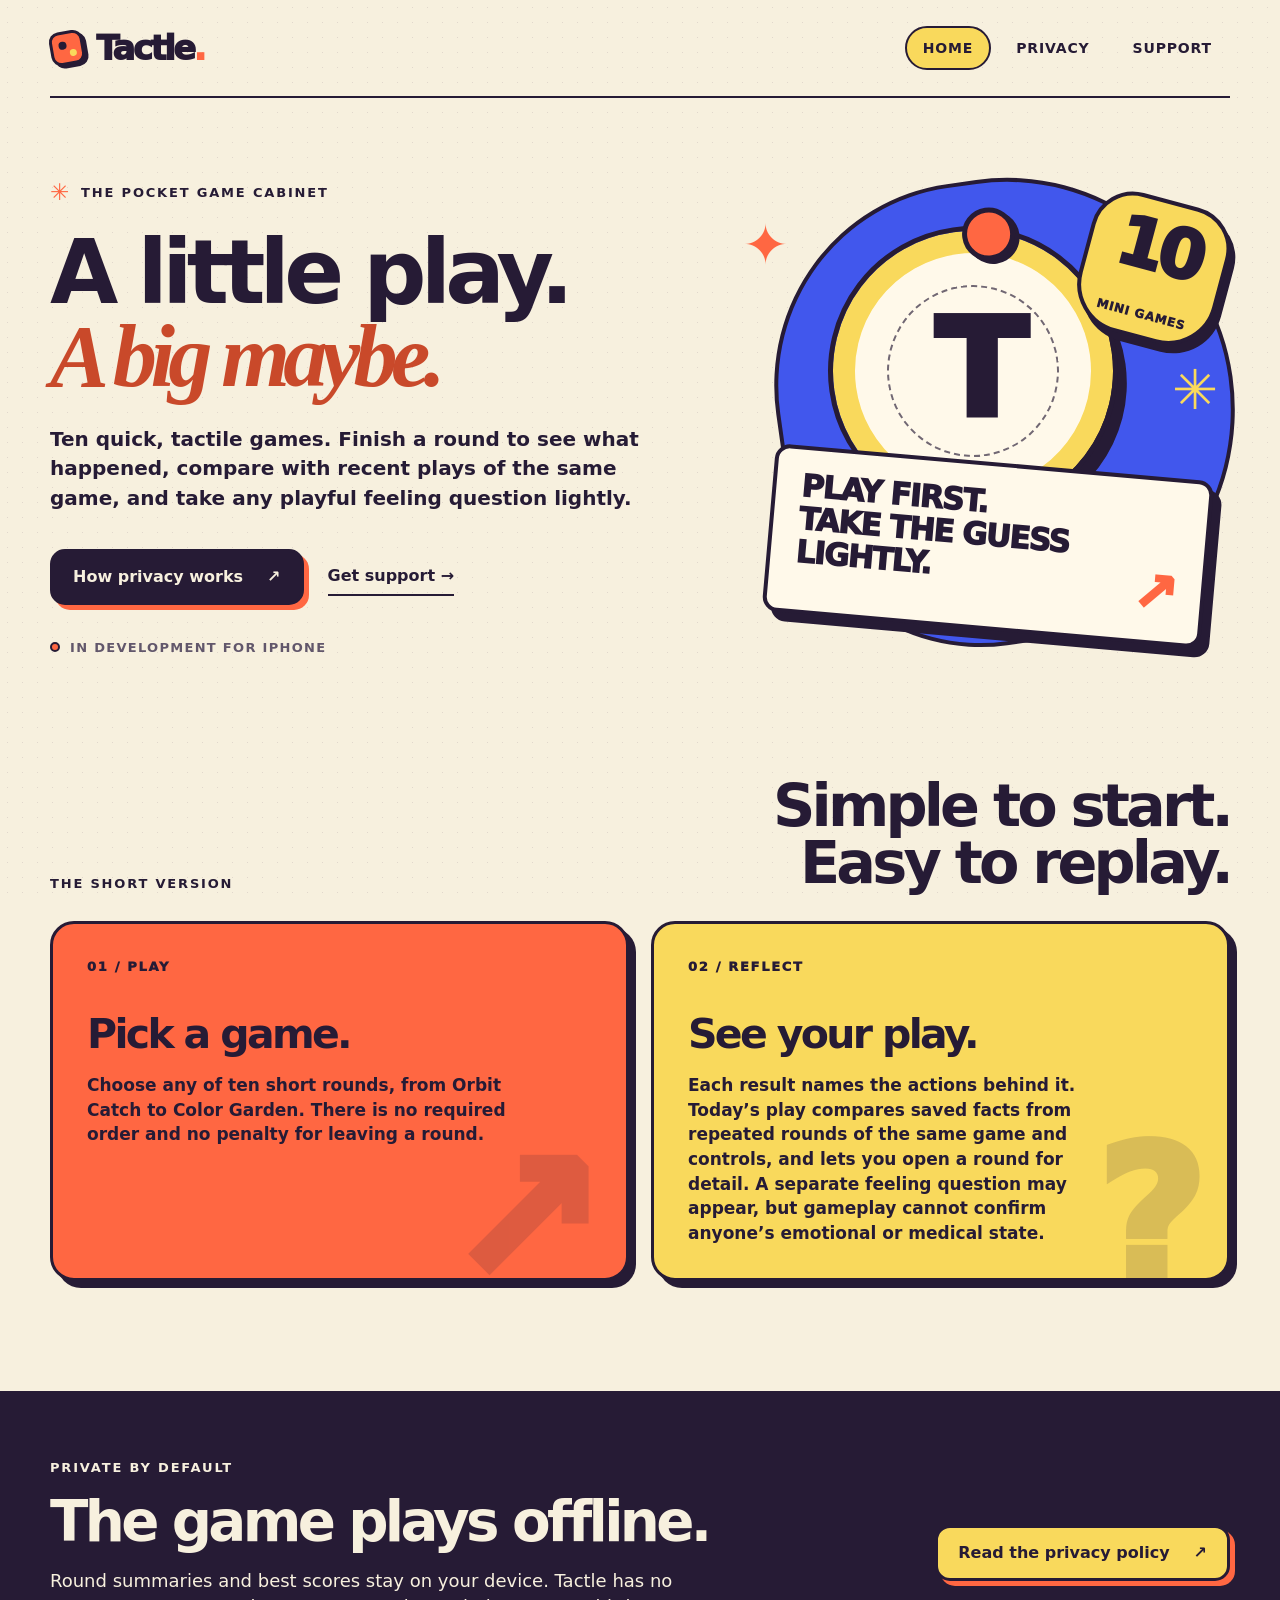
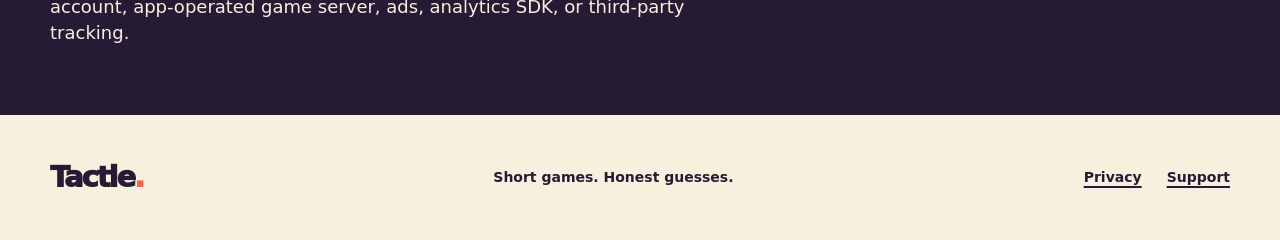
<file: index.html>
<!doctype html>
<html lang="en">
<head>
  <meta charset="utf-8">
  <meta name="viewport" content="width=device-width, initial-scale=1">
  <meta name="theme-color" content="#F7F0DE">
  <meta name="description" content="Tactle is a pocket arcade with ten short games and playful, fallible feeling guesses. Find its privacy policy and support contact here.">
  <title>Tactle — a little game cabinet</title>
  <link rel="stylesheet" href="./style.css">
</head>
<body class="home-page">
  <a class="skip-link" href="#main">Skip to content</a>
  <header class="site-header wrap">
    <a class="brand" href="./index.html" aria-label="Tactle home"><span class="brand-mark" aria-hidden="true"></span><span>Tactle<span class="brand-dot">.</span></span></a>
    <nav class="site-nav" aria-label="Main navigation">
      <a href="./index.html" aria-current="page">Home</a>
      <a href="./privacy/">Privacy</a>
      <a href="./support/">Support</a>
    </nav>
  </header>

  <main id="main">
    <section class="hero wrap" aria-labelledby="hero-title">
      <div class="hero-copy">
        <p class="eyebrow"><span class="asterisk" aria-hidden="true">✳</span> THE POCKET GAME CABINET</p>
        <h1 id="hero-title">A little play.<br><em>A big maybe.</em></h1>
        <p class="hero-lead">Ten quick, tactile games. Finish a round to see what happened, compare with recent plays of the same game, and take any playful feeling question lightly.</p>
        <div class="hero-actions">
          <a class="button button-dark" href="./privacy/">How privacy works <span aria-hidden="true">↗</span></a>
          <a class="text-link" href="./support/">Get support <span aria-hidden="true">→</span></a>
        </div>
        <p class="status-note"><span class="status-dot" aria-hidden="true"></span> In development for iPhone</p>
      </div>
      <div class="hero-art" aria-hidden="true">
        <div class="art-orbit"><span class="orbit-ball"></span><span class="orbit-core">T</span></div>
        <div class="art-ticket"><span>10</span><small>MINI GAMES</small></div>
        <div class="art-note">PLAY FIRST.<br>TAKE THE GUESS<br>LIGHTLY. <span>↗</span></div>
        <span class="art-spark spark-one">✳</span><span class="art-spark spark-two">✦</span>
      </div>
    </section>

    <section class="section-wrap wrap" aria-labelledby="what-title">
      <div class="section-heading"><p class="eyebrow">THE SHORT VERSION</p><h2 id="what-title">Simple to start.<br>Easy to replay.</h2></div>
      <div class="two-cards">
        <article class="fact-card fact-orange"><span class="card-no">01 / PLAY</span><h3>Pick a game.</h3><p>Choose any of ten short rounds, from Orbit Catch to Color Garden. There is no required order and no penalty for leaving a round.</p><span class="card-symbol" aria-hidden="true">↗</span></article>
        <article class="fact-card fact-yellow"><span class="card-no">02 / REFLECT</span><h3>See your play.</h3><p>Each result names the actions behind it. Today’s play compares saved facts from repeated rounds of the same game and controls, and lets you open a round for detail. A separate feeling question may appear, but gameplay cannot confirm anyone’s emotional or medical state.</p><span class="card-symbol" aria-hidden="true">?</span></article>
      </div>
    </section>

    <section class="privacy-strip" aria-labelledby="privacy-strip-title">
      <div class="wrap privacy-strip-inner">
        <div><p class="eyebrow">PRIVATE BY DEFAULT</p><h2 id="privacy-strip-title">The game plays offline.</h2><p>Round summaries and best scores stay on your device. Tactle has no account, app-operated game server, ads, analytics SDK, or third-party tracking.</p></div>
        <a class="button button-light" href="./privacy/">Read the privacy policy <span aria-hidden="true">↗</span></a>
      </div>
    </section>
  </main>

  <footer class="site-footer wrap"><span class="footer-brand">Tactle<span class="brand-dot">.</span></span><span>Short games. Honest guesses.</span><nav aria-label="Footer navigation"><a href="./privacy/">Privacy</a><a href="./support/">Support</a></nav></footer>
</body>
</html>
</file>
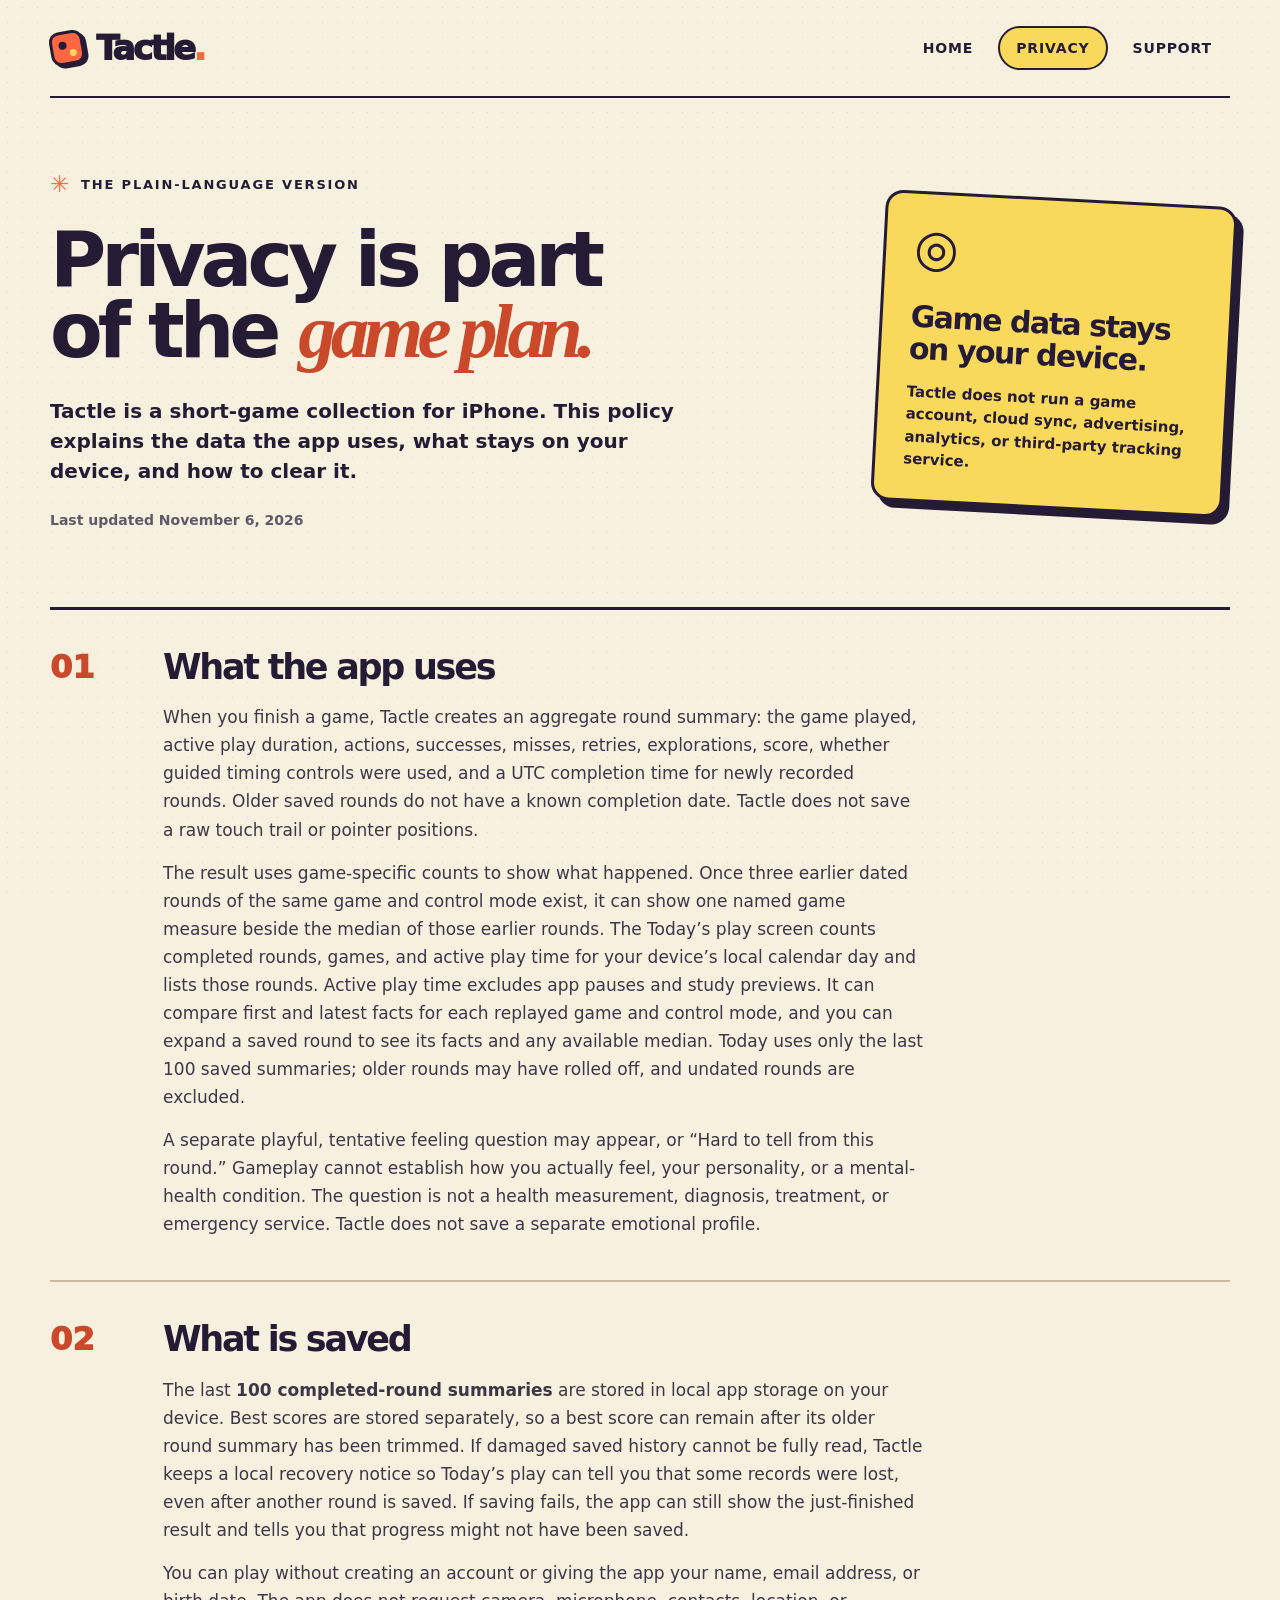
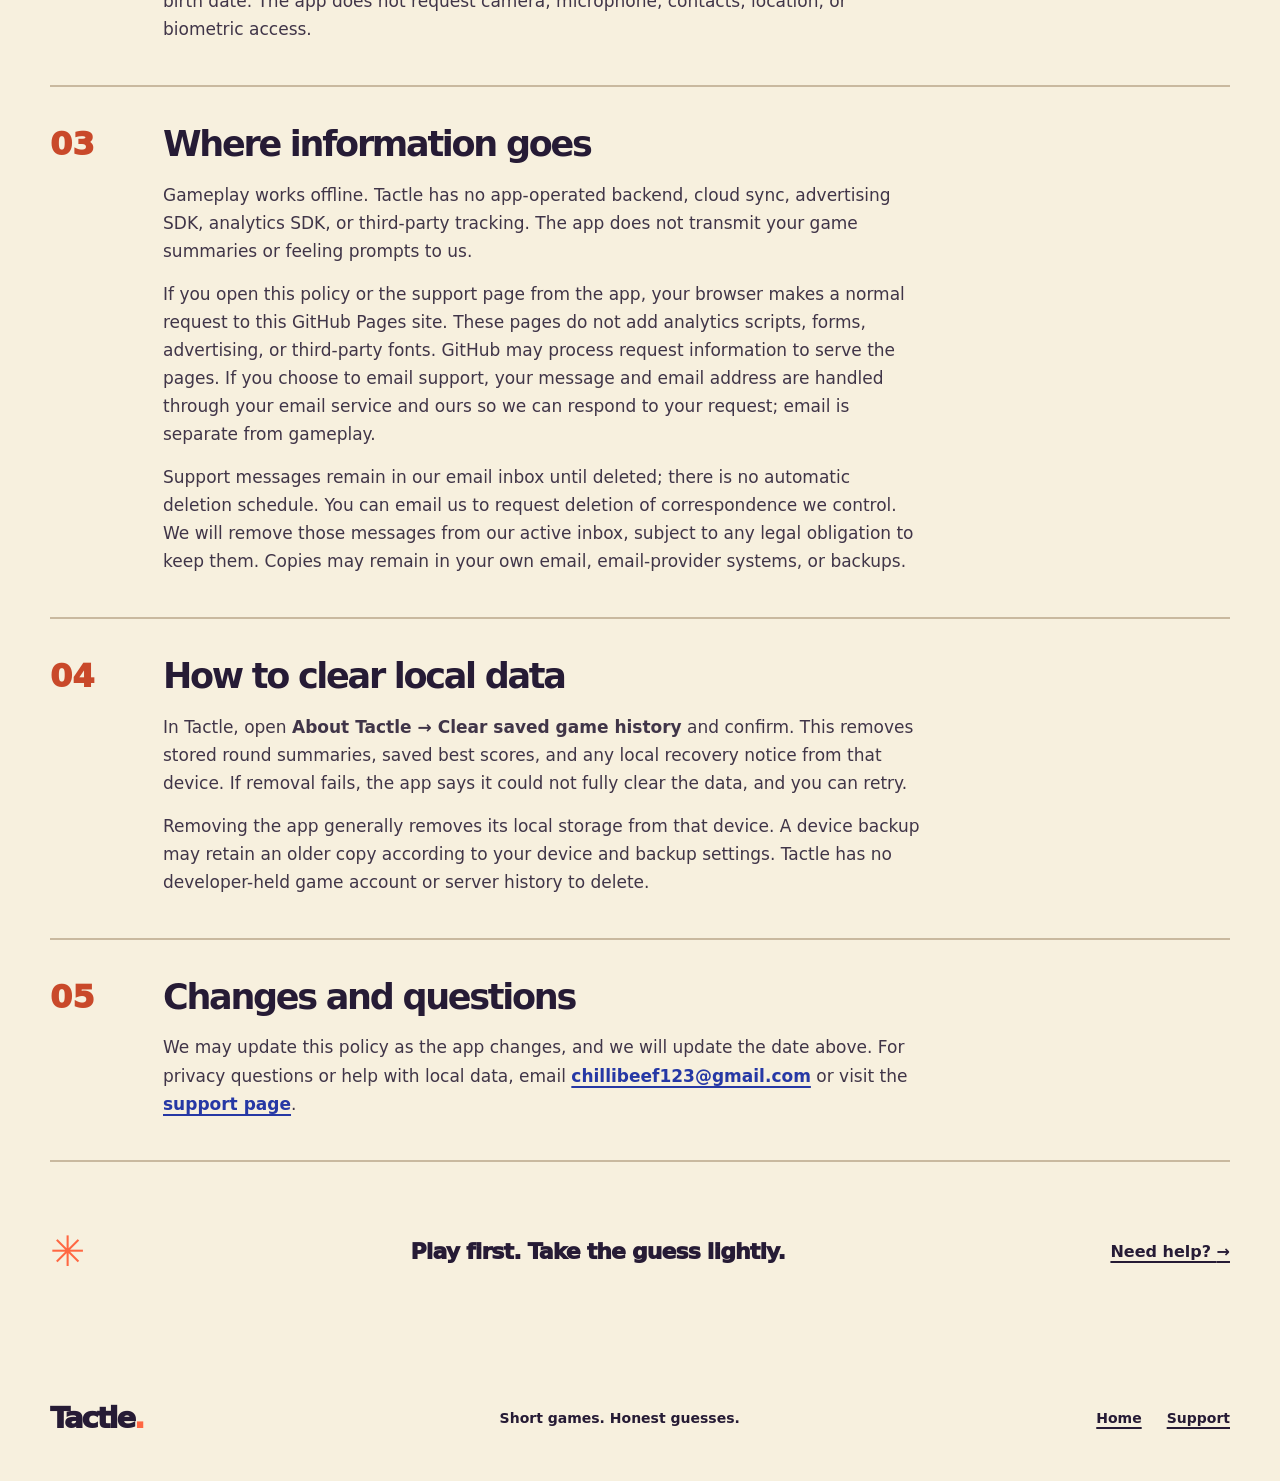
<file: privacy/index.html>
<!doctype html>
<html lang="en">
<head>
  <meta charset="utf-8">
  <meta name="viewport" content="width=device-width, initial-scale=1">
  <meta name="theme-color" content="#F7F0DE">
  <meta name="description" content="Tactle's privacy policy: what stays on your device, how feeling guesses work, and how to clear saved game history.">
  <title>Privacy policy — Tactle</title>
  <link rel="stylesheet" href="../style.css">
</head>
<body class="document-page">
  <a class="skip-link" href="#main">Skip to content</a>
  <header class="site-header wrap">
    <a class="brand" href="../index.html" aria-label="Tactle home"><span class="brand-mark" aria-hidden="true"></span><span>Tactle<span class="brand-dot">.</span></span></a>
    <nav class="site-nav" aria-label="Main navigation"><a href="../index.html">Home</a><a href="./" aria-current="page">Privacy</a><a href="../support/">Support</a></nav>
  </header>

  <main id="main" class="wrap document-layout">
    <div class="document-intro">
      <p class="eyebrow"><span class="asterisk" aria-hidden="true">✳</span> THE PLAIN-LANGUAGE VERSION</p>
      <h1>Privacy is part<br>of the <em>game plan.</em></h1>
      <p class="document-lead">Tactle is a short-game collection for iPhone. This policy explains the data the app uses, what stays on your device, and how to clear it.</p>
      <p class="updated">Last updated November 6, 2026</p>
    </div>
    <aside class="document-aside" aria-label="Policy summary"><span class="aside-symbol" aria-hidden="true">◎</span><strong>Game data stays on your device.</strong><p>Tactle does not run a game account, cloud sync, advertising, analytics, or third-party tracking service.</p></aside>

    <div class="policy-content">
      <section aria-labelledby="collect-title"><span class="section-no">01</span><div><h2 id="collect-title">What the app uses</h2><p>When you finish a game, Tactle creates an aggregate round summary: the game played, active play duration, actions, successes, misses, retries, explorations, score, whether guided timing controls were used, and a UTC completion time for newly recorded rounds. Older saved rounds do not have a known completion date. Tactle does not save a raw touch trail or pointer positions.</p><p>The result uses game-specific counts to show what happened. Once three earlier dated rounds of the same game and control mode exist, it can show one named game measure beside the median of those earlier rounds. The Today’s play screen counts completed rounds, games, and active play time for your device’s local calendar day and lists those rounds. Active play time excludes app pauses and study previews. It can compare first and latest facts for each replayed game and control mode, and you can expand a saved round to see its facts and any available median. Today uses only the last 100 saved summaries; older rounds may have rolled off, and undated rounds are excluded.</p><p>A separate playful, tentative feeling question may appear, or “Hard to tell from this round.” Gameplay cannot establish how you actually feel, your personality, or a mental-health condition. The question is not a health measurement, diagnosis, treatment, or emergency service. Tactle does not save a separate emotional profile.</p></div></section>
      <section aria-labelledby="storage-title"><span class="section-no">02</span><div><h2 id="storage-title">What is saved</h2><p>The last <strong>100 completed-round summaries</strong> are stored in local app storage on your device. Best scores are stored separately, so a best score can remain after its older round summary has been trimmed. If damaged saved history cannot be fully read, Tactle keeps a local recovery notice so Today’s play can tell you that some records were lost, even after another round is saved. If saving fails, the app can still show the just-finished result and tells you that progress might not have been saved.</p><p>You can play without creating an account or giving the app your name, email address, or birth date. The app does not request camera, microphone, contacts, location, or biometric access.</p></div></section>
      <section aria-labelledby="sharing-title"><span class="section-no">03</span><div><h2 id="sharing-title">Where information goes</h2><p>Gameplay works offline. Tactle has no app-operated backend, cloud sync, advertising SDK, analytics SDK, or third-party tracking. The app does not transmit your game summaries or feeling prompts to us.</p><p>If you open this policy or the support page from the app, your browser makes a normal request to this GitHub Pages site. These pages do not add analytics scripts, forms, advertising, or third-party fonts. GitHub may process request information to serve the pages. If you choose to email support, your message and email address are handled through your email service and ours so we can respond to your request; email is separate from gameplay.</p><p>Support messages remain in our email inbox until deleted; there is no automatic deletion schedule. You can email us to request deletion of correspondence we control. We will remove those messages from our active inbox, subject to any legal obligation to keep them. Copies may remain in your own email, email-provider systems, or backups.</p></div></section>
      <section aria-labelledby="deletion-title"><span class="section-no">04</span><div><h2 id="deletion-title">How to clear local data</h2><p>In Tactle, open <strong>About Tactle → Clear saved game history</strong> and confirm. This removes stored round summaries, saved best scores, and any local recovery notice from that device. If removal fails, the app says it could not fully clear the data, and you can retry.</p><p>Removing the app generally removes its local storage from that device. A device backup may retain an older copy according to your device and backup settings. Tactle has no developer-held game account or server history to delete.</p></div></section>
      <section aria-labelledby="changes-title"><span class="section-no">05</span><div><h2 id="changes-title">Changes and questions</h2><p>We may update this policy as the app changes, and we will update the date above. For privacy questions or help with local data, email <a href="mailto:chillibeef123@gmail.com">chillibeef123@gmail.com</a> or visit the <a href="../support/">support page</a>.</p></div></section>
    </div>
    <div class="document-end"><span aria-hidden="true">✳</span><p>Play first. Take the guess lightly.</p><a href="../support/">Need help? <span aria-hidden="true">→</span></a></div>
  </main>

  <footer class="site-footer wrap"><span class="footer-brand">Tactle<span class="brand-dot">.</span></span><span>Short games. Honest guesses.</span><nav aria-label="Footer navigation"><a href="../index.html">Home</a><a href="../support/">Support</a></nav></footer>
</body>
</html>
</file>
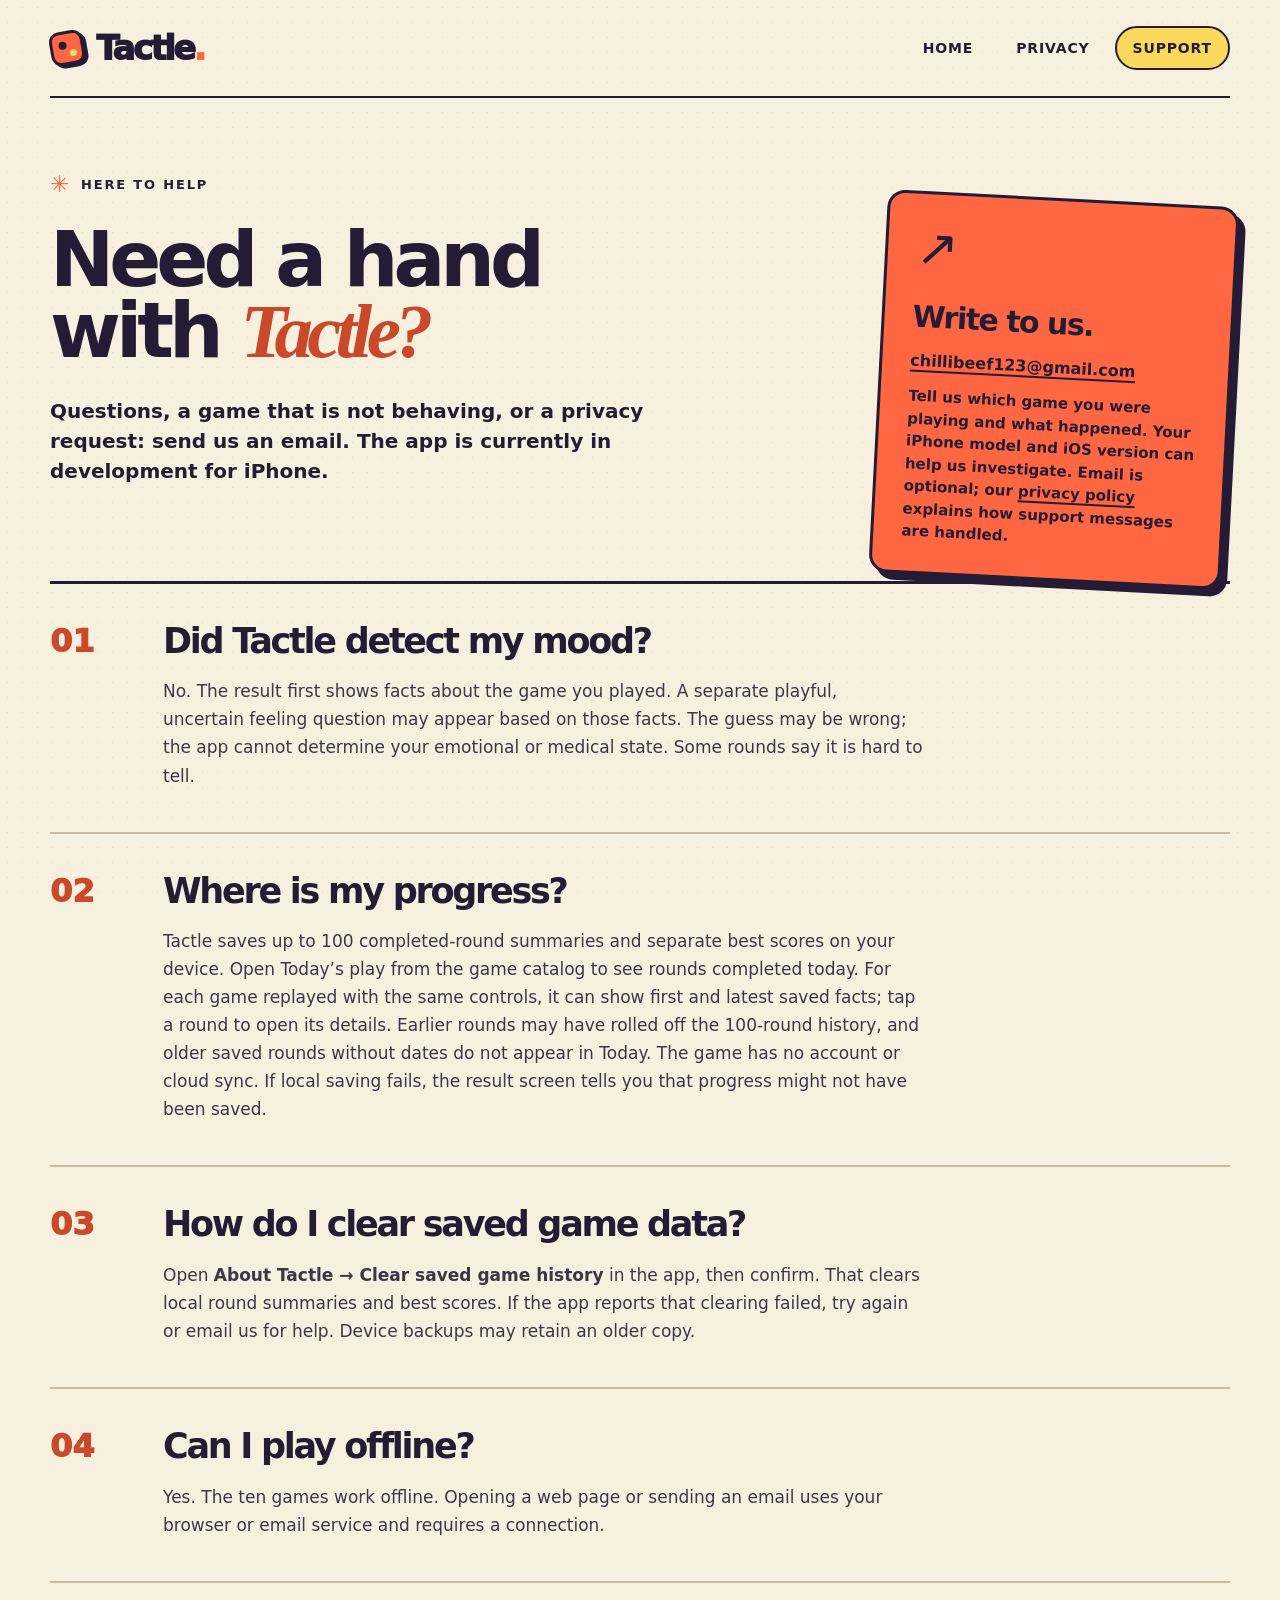
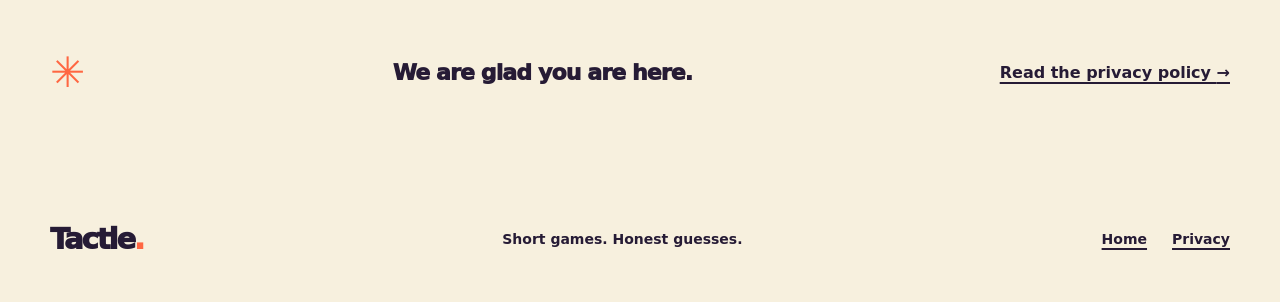
<file: support/index.html>
<!doctype html>
<html lang="en">
<head>
  <meta charset="utf-8">
  <meta name="viewport" content="width=device-width, initial-scale=1">
  <meta name="theme-color" content="#F7F0DE">
  <meta name="description" content="Get help with Tactle, the iPhone mini-game collection. Find the support email and answers to common questions.">
  <title>Support — Tactle</title>
  <link rel="stylesheet" href="../style.css">
</head>
<body class="document-page support-page">
  <a class="skip-link" href="#main">Skip to content</a>
  <header class="site-header wrap">
    <a class="brand" href="../index.html" aria-label="Tactle home"><span class="brand-mark" aria-hidden="true"></span><span>Tactle<span class="brand-dot">.</span></span></a>
    <nav class="site-nav" aria-label="Main navigation"><a href="../index.html">Home</a><a href="../privacy/">Privacy</a><a href="./" aria-current="page">Support</a></nav>
  </header>

  <main id="main" class="wrap document-layout">
    <div class="document-intro"><p class="eyebrow"><span class="asterisk" aria-hidden="true">✳</span> HERE TO HELP</p><h1>Need a hand<br>with <em>Tactle?</em></h1><p class="document-lead">Questions, a game that is not behaving, or a privacy request: send us an email. The app is currently in development for iPhone.</p></div>
    <aside class="document-aside support-aside" aria-label="Contact support"><span class="aside-symbol" aria-hidden="true">↗</span><strong>Write to us.</strong><a class="email-link" href="mailto:chillibeef123@gmail.com?subject=Tactle%20support">chillibeef123@gmail.com</a><p>Tell us which game you were playing and what happened. Your iPhone model and iOS version can help us investigate. Email is optional; our <a href="../privacy/">privacy policy</a> explains how support messages are handled.</p></aside>

    <div class="policy-content faq-content">
      <section aria-labelledby="faq-feeling"><span class="section-no">01</span><div><h2 id="faq-feeling">Did Tactle detect my mood?</h2><p>No. The result first shows facts about the game you played. A separate playful, uncertain feeling question may appear based on those facts. The guess may be wrong; the app cannot determine your emotional or medical state. Some rounds say it is hard to tell.</p></div></section>
      <section aria-labelledby="faq-save"><span class="section-no">02</span><div><h2 id="faq-save">Where is my progress?</h2><p>Tactle saves up to 100 completed-round summaries and separate best scores on your device. Open Today’s play from the game catalog to see rounds completed today. For each game replayed with the same controls, it can show first and latest saved facts; tap a round to open its details. Earlier rounds may have rolled off the 100-round history, and older saved rounds without dates do not appear in Today. The game has no account or cloud sync. If local saving fails, the result screen tells you that progress might not have been saved.</p></div></section>
      <section aria-labelledby="faq-delete"><span class="section-no">03</span><div><h2 id="faq-delete">How do I clear saved game data?</h2><p>Open <strong>About Tactle → Clear saved game history</strong> in the app, then confirm. That clears local round summaries and best scores. If the app reports that clearing failed, try again or email us for help. Device backups may retain an older copy.</p></div></section>
      <section aria-labelledby="faq-offline"><span class="section-no">04</span><div><h2 id="faq-offline">Can I play offline?</h2><p>Yes. The ten games work offline. Opening a web page or sending an email uses your browser or email service and requires a connection.</p></div></section>
    </div>
    <div class="document-end"><span aria-hidden="true">✳</span><p>We are glad you are here.</p><a href="../privacy/">Read the privacy policy <span aria-hidden="true">→</span></a></div>
  </main>

  <footer class="site-footer wrap"><span class="footer-brand">Tactle<span class="brand-dot">.</span></span><span>Short games. Honest guesses.</span><nav aria-label="Footer navigation"><a href="../index.html">Home</a><a href="../privacy/">Privacy</a></nav></footer>
</body>
</html>
</file>
<file: style.css>
:root { --paper:#F7F0DE; --plum:#261B35; --orange:#FF6742; --orange-ink:#C9492A; --blue:#4157ED; --yellow:#F9D95C; --cream:#FFF9EA; --muted:#62576B; --line:#C9B99F; }
* { box-sizing:border-box; }
html { scroll-behavior:smooth; }
body { min-width:320px; margin:0; background:var(--paper); color:var(--plum); font-family:"Avenir Next",Avenir,system-ui,sans-serif; -webkit-font-smoothing:antialiased; }
body::before { content:""; position:fixed; inset:0; z-index:-1; pointer-events:none; opacity:.23; background-image:radial-gradient(#998592 .65px,transparent .65px); background-size:15px 15px; }
a { color:inherit; text-decoration-thickness:2px; text-underline-offset:4px; }
a:hover { text-decoration-color:var(--orange); }
a:focus-visible { outline:4px solid var(--blue); outline-offset:5px; border-radius:4px; }
.wrap { width:min(100% - 48px,1180px); margin-inline:auto; }
.skip-link { position:absolute; top:-100px; left:16px; z-index:20; padding:12px 18px; background:var(--yellow); font-weight:800; }
.skip-link:focus { top:12px; }
.site-header { min-height:98px; display:flex; justify-content:space-between; align-items:center; gap:24px; border-bottom:2px solid var(--plum); }
.brand { display:inline-flex; align-items:center; gap:12px; text-decoration:none; font-size:34px; font-weight:950; letter-spacing:-.075em; line-height:1; }
.brand:hover { text-decoration:none; }
.brand-dot { color:var(--orange); }
.brand-mark { position:relative; width:34px; height:34px; background:var(--orange); border:3px solid var(--plum); border-radius:10px; transform:rotate(-10deg); box-shadow:3px 3px 0 var(--plum); }
.brand-mark::before,.brand-mark::after { content:""; position:absolute; border-radius:50%; }
.brand-mark::before { width:8px; height:8px; left:6px; top:7px; background:var(--plum); }
.brand-mark::after { width:7px; height:7px; right:5px; bottom:5px; background:var(--yellow); }
.site-nav { display:flex; align-items:center; gap:7px; }
.site-nav a { min-height:44px; display:grid; place-items:center; padding:7px 16px; border:2px solid transparent; border-radius:999px; text-decoration:none; font-size:14px; font-weight:850; text-transform:uppercase; letter-spacing:.06em; }
.site-nav a:hover { background:var(--cream); }
.site-nav a[aria-current] { border-color:var(--plum); background:var(--yellow); }
.eyebrow { display:flex; align-items:center; gap:10px; margin:0; font-size:13px; font-weight:900; letter-spacing:.14em; text-transform:uppercase; }
.asterisk { color:var(--orange); font-size:23px; line-height:1; }
h1,h2,h3,p { overflow-wrap:break-word; }
h1,h2,h3 { font-family:"Arial Rounded MT Bold","Avenir Next",Avenir,system-ui,sans-serif; letter-spacing:-.065em; }
.hero { display:grid; grid-template-columns:1.13fr .87fr; gap:48px; align-items:center; min-height:650px; padding-block:65px 75px; }
.hero-copy { position:relative; z-index:1; }
.hero h1,.document-intro h1 { font-size:clamp(62px,6.9vw,101px); line-height:.93; margin:28px 0; max-width:720px; }
h1 em { color:var(--orange-ink); font-family:Georgia,serif; font-weight:700; letter-spacing:-.075em; }
.hero-lead { max-width:615px; font-size:20px; line-height:1.48; font-weight:600; }
.hero-actions { display:flex; align-items:center; flex-wrap:wrap; gap:24px; margin-top:35px; }
.button { min-height:56px; display:inline-flex; align-items:center; justify-content:space-between; gap:24px; padding:12px 20px; border:3px solid var(--plum); border-radius:15px; text-decoration:none; font-weight:900; box-shadow:5px 5px 0 var(--plum); transition:transform .16s ease,box-shadow .16s ease; }
.button:hover { text-decoration:none; transform:translate(-2px,-2px); box-shadow:7px 7px 0 var(--plum); }
.button:active { transform:translate(3px,3px); box-shadow:2px 2px 0 var(--plum); }
.button-dark { background:var(--plum); color:var(--paper); box-shadow:5px 5px 0 var(--orange); }
.button-dark:hover { box-shadow:7px 7px 0 var(--orange); }
.text-link { font-weight:900; text-decoration:none; border-bottom:2px solid var(--plum); padding-block:9px; }
.text-link:hover { text-decoration:none; border-color:var(--orange); }
.status-note { display:flex; align-items:center; gap:10px; margin:35px 0 0; color:var(--muted); font-size:13px; font-weight:850; text-transform:uppercase; letter-spacing:.1em; }
.status-dot { height:10px; width:10px; border-radius:50%; background:var(--orange); border:2px solid var(--plum); }
.hero-art { position:relative; min-height:500px; isolation:isolate; }
.hero-art::before { content:""; position:absolute; inset:10px -5px 25px 40px; border:4px solid var(--plum); border-radius:47% 53% 54% 46%; background:var(--blue); transform:rotate(-8deg); }
.art-orbit { position:absolute; z-index:2; width:280px; height:280px; top:63px; left:95px; border:22px solid var(--yellow); outline:5px solid var(--plum); border-radius:50%; display:grid; place-items:center; background:var(--cream); box-shadow:12px 14px 0 var(--plum); transform:rotate(-8deg); }
.art-orbit::after { content:""; position:absolute; inset:32px; border:2px dashed var(--plum); border-radius:50%; opacity:.65; }
.orbit-core { font-family:"Arial Rounded MT Bold",system-ui,sans-serif; font-size:136px; font-weight:1000; line-height:1; letter-spacing:-.1em; color:var(--plum); transform:rotate(8deg); }
.orbit-ball { position:absolute; width:53px; height:53px; top:-42px; right:57px; z-index:3; background:var(--orange); border:5px solid var(--plum); border-radius:50%; box-shadow:4px 4px 0 var(--plum); }
.art-ticket { position:absolute; right:6px; top:30px; z-index:3; display:grid; place-items:center; width:142px; height:142px; background:var(--yellow); border:4px solid var(--plum); border-radius:30% 30% 35% 35%; transform:rotate(15deg); box-shadow:7px 7px 0 var(--plum); }
.art-ticket span { font-size:68px; font-weight:1000; line-height:1; letter-spacing:-.08em; }
.art-ticket small { font-size:12px; font-weight:950; letter-spacing:.07em; }
.art-note { position:absolute; left:30px; right:22px; bottom:38px; z-index:4; padding:20px 25px; border:4px solid var(--plum); border-radius:15px; background:var(--cream); transform:rotate(5deg); box-shadow:9px 9px 0 var(--plum); font-family:"Arial Rounded MT Bold",system-ui,sans-serif; font-size:31px; line-height:1.07; font-weight:1000; letter-spacing:-.05em; }
.art-note span { float:right; color:var(--orange); font-size:54px; line-height:1; }
.art-spark { position:absolute; z-index:4; color:var(--yellow); font-size:55px; }
.spark-one { right:12px; top:190px; }
.spark-two { left:5px; top:45px; color:var(--orange); }
.section-wrap { padding-block:30px 110px; }
.section-heading { display:flex; justify-content:space-between; align-items:end; gap:24px; margin-bottom:30px; }
.section-heading h2 { font-size:clamp(40px,4.6vw,66px); line-height:.96; margin:0; text-align:right; }
.two-cards { display:grid; grid-template-columns:repeat(2,minmax(0,1fr)); gap:22px; }
.fact-card { position:relative; min-height:300px; padding:32px 34px; border:3px solid var(--plum); border-radius:24px; box-shadow:7px 7px 0 var(--plum); overflow:hidden; }
.fact-orange { background:var(--orange); }
.fact-yellow { background:var(--yellow); }
.card-no { font-size:13px; font-weight:950; letter-spacing:.13em; }
.fact-card h3 { font-size:41px; margin:35px 0 15px; }
.fact-card p { position:relative; z-index:1; max-width:440px; font-size:17px; line-height:1.45; font-weight:650; margin:0; }
.card-symbol { position:absolute; right:23px; bottom:-38px; font-size:190px; font-weight:1000; line-height:1; opacity:.15; }
.privacy-strip { background:var(--plum); color:var(--paper); border-block:4px solid var(--plum); }
.privacy-strip-inner { display:flex; align-items:center; justify-content:space-between; gap:40px; padding-block:65px; }
.privacy-strip h2 { font-size:clamp(39px,4.4vw,62px); margin:14px 0; }
.privacy-strip p:last-child { max-width:650px; font-size:18px; line-height:1.45; margin:0; }
.button-light { flex:none; background:var(--yellow); color:var(--plum); box-shadow:5px 5px 0 var(--orange); }
.button-light:hover { box-shadow:7px 7px 0 var(--orange); }
.site-footer { display:flex; align-items:center; justify-content:space-between; flex-wrap:wrap; gap:20px; min-height:125px; padding-block:30px; font-size:14px; font-weight:700; }
.footer-brand { font-family:"Arial Rounded MT Bold",system-ui,sans-serif; font-size:29px; font-weight:1000; letter-spacing:-.07em; }
.site-footer nav { display:flex; gap:25px; }
.site-footer nav a { font-weight:850; }
.document-layout { display:grid; grid-template-columns:minmax(0,1.55fr) minmax(240px,.72fr); column-gap:70px; padding-top:75px; }
.document-intro { padding-bottom:65px; }
.document-intro h1 { font-size:clamp(58px,6vw,88px); max-width:700px; }
.document-lead { max-width:660px; font-size:20px; line-height:1.5; font-weight:650; }
.updated { margin-top:26px; color:var(--muted); font-size:14px; font-weight:800; }
.document-aside { align-self:start; margin-top:25px; padding:28px; border:3px solid var(--plum); border-radius:18px; background:var(--yellow); box-shadow:7px 7px 0 var(--plum); transform:rotate(3deg); }
.aside-symbol { display:block; font-size:51px; line-height:1; margin-bottom:28px; }
.document-aside strong { display:block; font-family:"Arial Rounded MT Bold",system-ui,sans-serif; font-size:30px; line-height:1.08; letter-spacing:-.05em; }
.document-aside p { font-size:15px; font-weight:650; line-height:1.5; margin-bottom:0; }
.policy-content { grid-column:1/-1; border-top:3px solid var(--plum); }
.policy-content section { display:grid; grid-template-columns:95px minmax(0,760px); gap:18px; padding:38px 0 42px; border-bottom:2px solid var(--line); }
.section-no { font-family:"Arial Rounded MT Bold",system-ui,sans-serif; font-size:32px; font-weight:1000; color:var(--orange-ink); }
.policy-content h2 { font-size:35px; line-height:1.1; margin:0 0 17px; }
.policy-content p { font-size:17px; line-height:1.65; margin:0 0 15px; color:#403548; }
.policy-content p:last-child { margin-bottom:0; }
.policy-content a { font-weight:750; color:#2638A5; }
.document-end { grid-column:1/-1; display:flex; align-items:center; justify-content:space-between; gap:20px; padding:55px 0 70px; }
.document-end > span { font-size:42px; color:var(--orange); }
.document-end p { font-family:"Arial Rounded MT Bold",system-ui,sans-serif; font-size:22px; font-weight:1000; letter-spacing:-.04em; }
.document-end a { font-weight:900; }
.support-aside { background:var(--orange); overflow-wrap:anywhere; }
.email-link { display:block; margin-top:18px; font-size:16px; font-weight:850; color:var(--plum); }
@media(max-width:850px) {
  .hero { grid-template-columns:1fr; gap:20px; padding-block:50px; }
  .hero-art { max-width:500px; width:100%; margin:auto; }
  .document-layout { grid-template-columns:1fr; padding-top:50px; }
  .document-intro { padding-bottom:25px; }
  .document-aside { margin:0 0 55px; max-width:420px; transform:rotate(1deg); }
  .privacy-strip-inner { flex-direction:column; align-items:flex-start; }
}
@media(max-width:600px) {
  .wrap { width:min(100% - 32px,1180px); }
  .site-header { min-height:83px; align-items:flex-start; flex-direction:column; gap:5px; padding-block:14px; }
  .brand { font-size:29px; }
  .brand-mark { width:29px; height:29px; }
  .site-nav { width:100%; justify-content:space-between; }
  .site-nav a { font-size:12px; padding:5px 11px; min-height:38px; }
  .hero { padding-top:40px; min-height:0; }
  .hero h1,.document-intro h1 { font-size:clamp(53px,13vw,72px); }
  .hero-lead,.document-lead { font-size:17px; }
  .hero-actions { gap:18px; }
  .hero-art { min-height:390px; margin-block:15px 0; }
  .hero-art::before { inset:15px 13px 25px 15px; }
  .art-orbit { width:210px; height:210px; top:45px; left:52px; border-width:16px; }
  .orbit-core { font-size:101px; }
  .orbit-ball { width:43px; height:43px; top:-35px; }
  .art-ticket { width:105px; height:105px; right:4px; top:25px; border-radius:30px; }
  .art-ticket span { font-size:49px; }
  .art-ticket small { font-size:9px; }
  .art-note { bottom:22px; left:12px; right:14px; font-size:24px; }
  .section-wrap { padding-bottom:65px; }
  .section-heading { display:block; }
  .section-heading h2 { text-align:left; margin-top:15px; }
  .two-cards { grid-template-columns:1fr; }
  .fact-card { min-height:260px; padding:25px; }
  .fact-card h3 { font-size:34px; }
  .privacy-strip-inner { padding-block:48px; }
  .privacy-strip h2 { font-size:39px; }
  .privacy-strip p:last-child { font-size:16px; }
  .site-footer { align-items:flex-start; flex-direction:column; gap:14px; }
  .document-intro h1 { margin:22px 0; }
  .document-aside { padding:24px; }
  .policy-content section { grid-template-columns:1fr; gap:5px; padding-block:31px; }
  .section-no { font-size:23px; }
  .policy-content h2 { font-size:29px; }
  .policy-content p { font-size:16px; }
  .document-end { align-items:flex-start; flex-wrap:wrap; gap:9px; padding-block:35px 50px; }
  .document-end p { flex:1; margin:0; }
  .document-end a { width:100%; }
}
@media(prefers-reduced-motion:reduce) { html { scroll-behavior:auto; } .button { transition:none; } }
</file>
